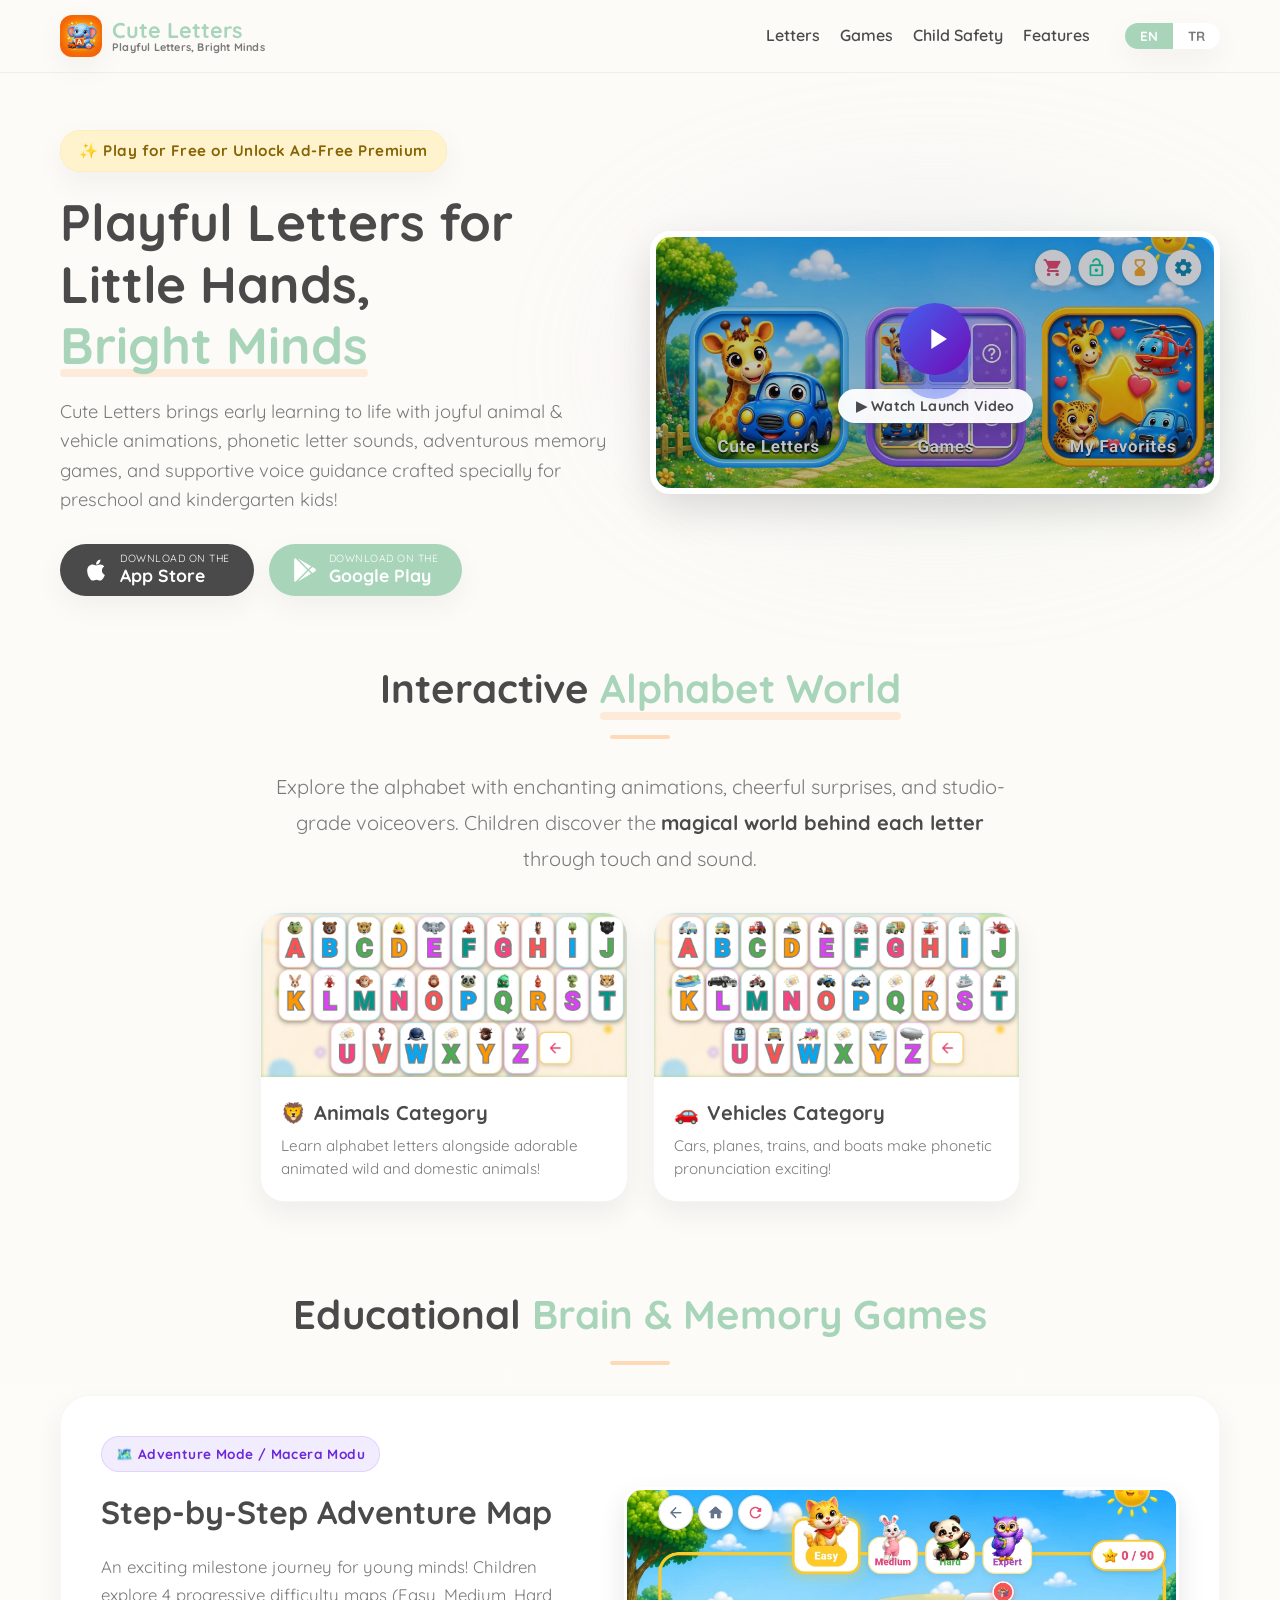
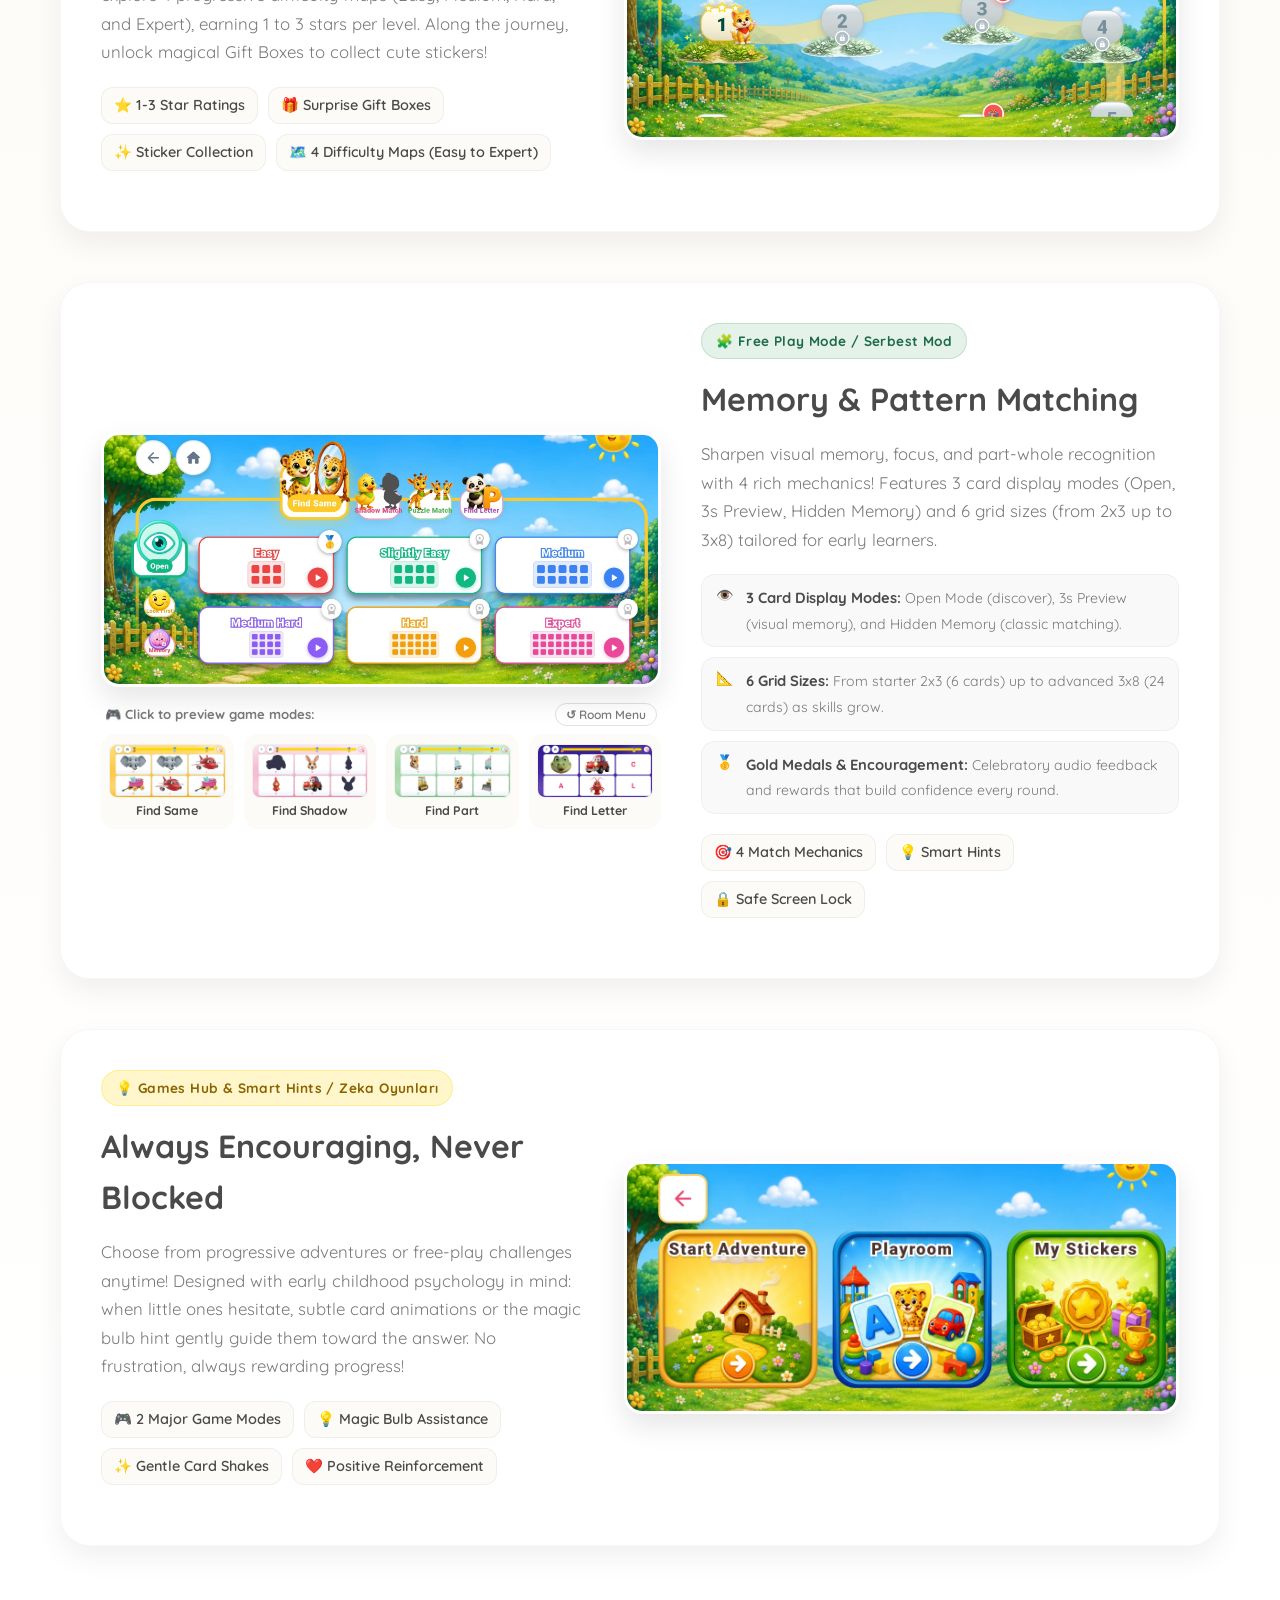
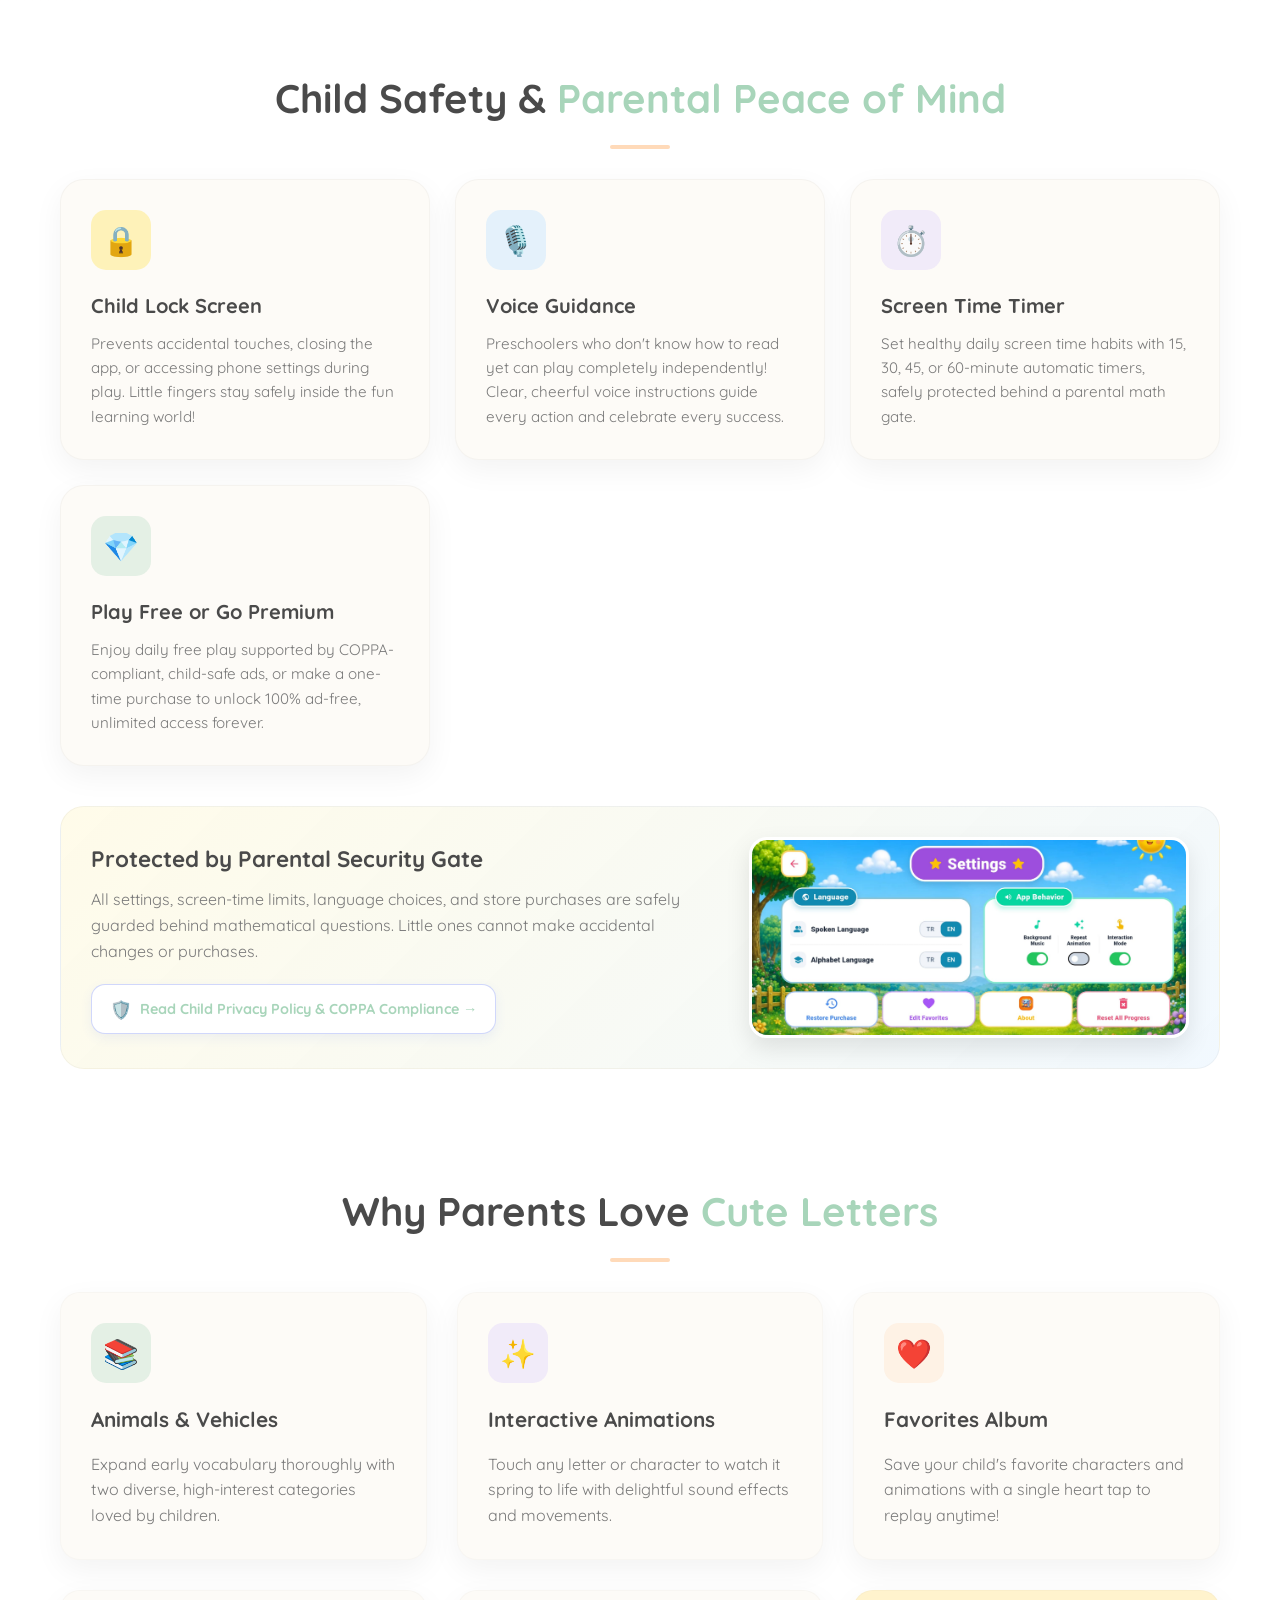
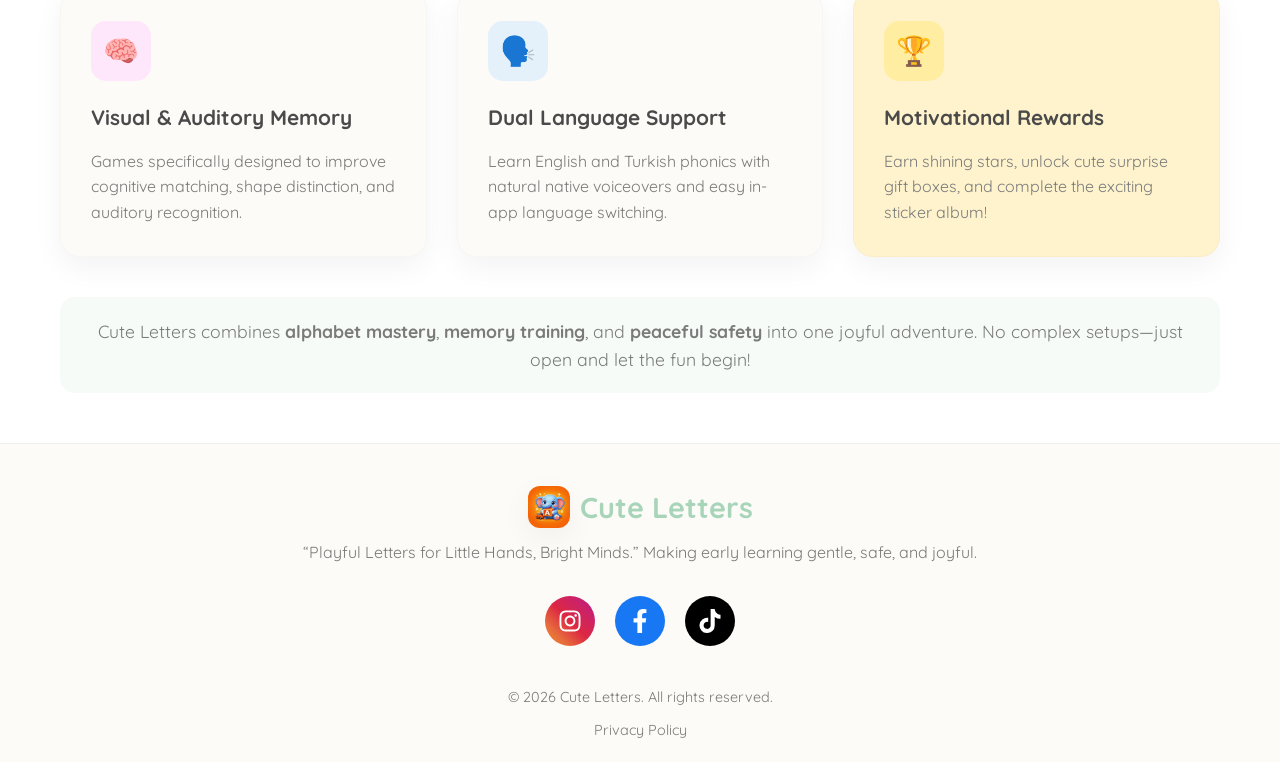
<file: index.html>
<!DOCTYPE html>
<html lang="en">
<head>
    <meta charset="UTF-8">
    <meta name="viewport" content="width=device-width, initial-scale=1.0">
    <title>Cute Letters - Minik Parmaklara Neşeli Harfler, Parlak Zihinler</title>
    
    <!-- Favicon -->
    <link rel="icon" type="image/png" href="assets/ana_icon.png">
    
    <!-- Google Fonts -->
    <link rel="preconnect" href="https://fonts.googleapis.com">
    <link rel="preconnect" href="https://fonts.gstatic.com" crossorigin>
    <link href="https://fonts.googleapis.com/css2?family=Quicksand:wght@400;500;600;700;800&display=swap" rel="stylesheet">
    
    <!-- CSS -->
    <link rel="stylesheet" href="styles.css">
</head>
<body>

    <!-- Splash Screen Preloader -->
    <div id="splash-screen" class="splash-screen">
        <div class="splash-content">
            <div class="splash-placeholder">
                <img src="assets/ana_icon.png" alt="Cute Letters Icon" class="splash-icon-img" onerror="this.style.display='none'; this.nextElementSibling.style.display='block';">
                <svg viewBox="0 0 100 100" class="splash-icon-fallback" style="display:none;"><circle cx="50" cy="50" r="40" fill="#A8D5BA"/><text x="50" y="55" font-family="Quicksand" font-size="20" font-weight="bold" fill="#fff" text-anchor="middle">CL</text></svg>
            </div>
            <h1 class="splash-title">Cute Letters</h1>
            <div class="loader"></div>
        </div>
    </div>

    <!-- Header Navigation -->
    <header class="navbar">
        <div class="container nav-container">
            <div class="logo">
                <img src="assets/ana_icon.png" alt="Icon" class="nav-icon" onerror="this.style.display='none'">
                <div class="logo-text-group">
                    <span class="logo-text">Cute Letters</span>
                    <span class="logo-tagline lang-en">Playful Letters, Bright Minds</span>
                    <span class="logo-tagline lang-tr hide">Neşeli Harfler, Parlak Zihinler</span>
                </div>
            </div>
            
            <div class="hamburger" id="hamburger">
                <span></span>
                <span></span>
                <span></span>
            </div>
            
            <nav class="nav-links" id="nav-links">
                <a href="#letters" class="lang-en">Letters</a>
                <a href="#letters" class="lang-tr hide">Harfler</a>
                <a href="#games" class="lang-en">Games</a>
                <a href="#games" class="lang-tr hide">Oyunlar</a>
                <a href="#safety" class="lang-en">Child Safety</a>
                <a href="#safety" class="lang-tr hide">Güvenlik</a>
                <a href="#features" class="lang-en">Features</a>
                <a href="#features" class="lang-tr hide">Özellikler</a>
                
                <!-- Main Language Switcer -->
                <div class="main-lang-switcher">
                    <button class="main-lang-btn active" data-site-lang="en">EN</button>
                    <button class="main-lang-btn" data-site-lang="tr">TR</button>
                </div>
            </nav>
        </div>
    </header>

    <!-- Hero Section -->
    <section class="hero">
        <div class="container hero-container">
            <div class="hero-content">
                <div class="hero-badge lang-en">✨ Play for Free or Unlock Ad-Free Premium</div>
                <div class="hero-badge lang-tr hide">✨ Günlük Ücretsiz Oyna veya Reklamsız Premium'a Geç</div>
                
                <h1 class="hero-title lang-en">Playful Letters for Little Hands, <span class="highlight">Bright Minds</span></h1>
                <h1 class="hero-title lang-tr hide">Minik Parmaklara Neşeli Harfler, <span class="highlight">Parlak Zihinler</span></h1>
                
                <p class="hero-subtitle lang-en">Cute Letters brings early learning to life with joyful animal & vehicle animations, phonetic letter sounds, adventurous memory games, and supportive voice guidance crafted specially for preschool and kindergarten kids!</p>
                <p class="hero-subtitle lang-tr hide">Cute Letters; sevimli hayvan ve taşıt animasyonları, sesli harf telaffuzları, eğitici hafıza oyunları, akıllı çocuk kilidi ve sesli yönlendirmelerle okul öncesi öğrenmeyi eğlenceli bir maceraya dönüştürür!</p>
                
                <div class="download-buttons">
                    <a href="https://apps.apple.com/tr/app/cute-letters/id6760241786" target="_blank" rel="noopener noreferrer" class="store-btn apple-btn">
                        <svg class="store-icon" viewBox="0 0 384 512" fill="currentColor"><path d="M318.7 268.7c-.2-36.7 16.4-64.4 50-84.8-18.8-26.9-47.2-41.7-84.7-44.6-35.5-2.8-74.3 20.7-88.5 20.7-15 0-49.4-19.7-76.4-19.7C63.3 141.2 4 184.8 4 273.5q0 39.3 14.4 81.2c12.8 36.7 59 126.7 107.2 125.2 25.2-.6 43-17.9 75.8-17.9 31.8 0 48.3 17.9 76.4 17.9 48.6-.7 90.4-82.5 102.6-119.3-65.2-30.7-61.7-90-61.7-91.9zm-56.6-164.2c27.3-32.4 24.8-61.9 24-72.5-24.1 1.4-52 16.4-67.9 34.9-17.5 19.8-27.8 44.3-25.6 71.9 26.1 2 49.9-11.4 69.5-34.3z"/></svg>
                        <div class="store-text">
                            <span class="store-small lang-en">Download on the</span>
                            <span class="store-small lang-tr hide">Hemen İndir</span>
                            <span class="store-large">App Store</span>
                        </div>
                    </a>
                    <a href="https://play.google.com/store/apps/details?id=com.sedat.cuteletters" target="_blank" rel="noopener noreferrer" class="store-btn google-btn">
                        <svg class="store-icon" viewBox="0 0 512 512" fill="currentColor"><path d="M325.3 234.3L104.6 13l280.8 161.2-60.1 60.1zM47 0C34 6.8 25.3 19.2 25.3 35.3v441.3c0 16.1 8.7 28.5 21.7 35.3l256.6-256L47 0zm425.2 225.6l-58.9-34.1-65.7 64.5 65.7 64.5 60.1-34.1c18-14.3 18-46.5-1.2-60.8zM104.6 499l280.8-161.2-60.1-60.1L104.6 499z"/></svg>
                        <div class="store-text">
                            <span class="store-small lang-en">Download on the</span>
                            <span class="store-small lang-tr hide">Hemen İndir</span>
                            <span class="store-large">Google Play</span>
                        </div>
                    </a>
                </div>
            </div>
            <!-- Landscape Mockup with Play Trigger -->
            <div class="hero-image-wrapper">
                <div class="blob-bg"></div>
                <div class="mockup-placeholder landscape hero-mockup-playable" id="hero-video-trigger" role="button" tabindex="0" title="Videoyu İzle / Watch Video">
                    <img src="assets/en/en_main.jpeg" alt="Cute Letters Home" class="lang-en" style="display: block; width: 100%; height: auto; object-fit: contain;">
                    <img src="assets/tr/tr_main_page.jpeg" alt="Cute Letters Ana Sayfa" class="lang-tr hide" style="display: block; width: 100%; height: auto; object-fit: contain;">
                    
                    <div class="hero-play-overlay">
                        <div class="hero-play-pulse"></div>
                        <div class="hero-play-circle">
                            <svg viewBox="0 0 24 24" fill="currentColor"><path d="M8 5v14l11-7z"/></svg>
                        </div>
                        <div class="hero-play-label">
                            <span class="lang-en">▶ Watch Launch Video</span>
                            <span class="lang-tr hide">▶ Tanıtım Videosunu İzle</span>
                        </div>
                    </div>
                </div>
            </div>
        </div>
    </section>

    <!-- Intro Overview -->
    <section id="letters" class="intro-details">
        <div class="container text-center max-w-800">
            <h2 class="section-title lang-en">Interactive <span class="highlight">Alphabet World</span></h2>
            <h2 class="section-title lang-tr hide">İnteraktif <span class="highlight">Harfler Dünyası</span></h2>
            
            <p class="intro-description lang-en">Explore the alphabet with enchanting animations, cheerful surprises, and studio-grade voiceovers. Children discover the <strong>magical world behind each letter</strong> through touch and sound.</p>
            <p class="intro-description lang-tr hide">Büyüleyici animasyonlar, neşeli sürprizler ve profesyonel stüdyo seslendirmeleriyle harfleri keşfedin. Çocuklar sadece ekrana dokunarak <strong>her harfin ardındaki canlı dünyayı</strong> eğlenerek öğrenir.</p>

            <div class="alphabet-showcase">
                <div class="alphabet-card">
                    <img src="assets/en/en_animals.jpeg" alt="Animals Alphabet" class="alphabet-card-img lang-en">
                    <img src="assets/tr/tr_animals.jpeg" alt="Hayvanlar Harfleri" class="alphabet-card-img lang-tr hide">
                    <div class="alphabet-card-info">
                        <div class="alphabet-card-title">🦁 <span class="lang-en">Animals Category</span><span class="lang-tr hide">Hayvanlar Alemi</span></div>
                        <p class="alphabet-card-desc lang-en">Learn alphabet letters alongside adorable animated wild and domestic animals!</p>
                        <p class="alphabet-card-desc lang-tr hide">Harfleri sevimli vahşi ve evcil hayvan animasyonları eşliğinde öğrenin!</p>
                    </div>
                </div>
                <div class="alphabet-card">
                    <img src="assets/en/en_vechiles.jpeg" alt="Vehicles Alphabet" class="alphabet-card-img lang-en">
                    <img src="assets/tr/tr_vehicles.jpeg" alt="Taşıtlar Harfleri" class="alphabet-card-img lang-tr hide">
                    <div class="alphabet-card-info">
                        <div class="alphabet-card-title">🚗 <span class="lang-en">Vehicles Category</span><span class="lang-tr hide">Taşıtlar Dünyası</span></div>
                        <p class="alphabet-card-desc lang-en">Cars, planes, trains, and boats make phonetic pronunciation exciting!</p>
                        <p class="alphabet-card-desc lang-tr hide">Arabalar, uçaklar, trenler ve gemilerle sesli harf telaffuzları çok eğlenceli!</p>
                    </div>
                </div>
            </div>
        </div>
    </section>

    <!-- Games Showcase Section -->
    <section id="games" class="games-section">
        <div class="container">
            <h2 class="section-title lang-en">Educational <span class="highlight">Brain & Memory Games</span></h2>
            <h2 class="section-title lang-tr hide">Eğitici <span class="highlight">Zeka ve Hafıza Oyunları</span></h2>
            
            <div class="games-container">
                <!-- Game 1: Adventure Map -->
                <div class="game-card-wide">
                    <div class="game-info">
                        <span class="game-badge adventure">🗺️ Adventure Mode / Macera Modu</span>
                        <h3 class="game-title lang-en">Step-by-Step Adventure Map</h3>
                        <h3 class="game-title lang-tr hide">Aşamalı Macera Haritası</h3>
                        <p class="game-desc lang-en">An exciting milestone journey for young minds! Children explore 4 progressive difficulty maps (Easy, Medium, Hard, and Expert), earning 1 to 3 stars per level. Along the journey, unlock magical Gift Boxes to collect cute stickers!</p>
                        <p class="game-desc lang-tr hide">Minik kaşifler için seviye seviye ilerleyen heyecan dolu bir yolculuk! 4 farklı haritada (Kolay, Orta, Zor ve Uzman) bölümleri tamamlayarak 1-3 yıldız kazanın. Yol boyunca sürpriz Hediye Kutularını açarak renkli çıkartma koleksiyonunuzu tamamlayın!</p>
                        
                        <div class="pill-group">
                            <span class="pill-tag lang-en">⭐ 1-3 Star Ratings</span>
                            <span class="pill-tag lang-tr hide">⭐ 1-3 Yıldız Derecesi</span>
                            <span class="pill-tag lang-en">🎁 Surprise Gift Boxes</span>
                            <span class="pill-tag lang-tr hide">🎁 Sürpriz Hediye Kutuları</span>
                            <span class="pill-tag lang-en">✨ Sticker Collection</span>
                            <span class="pill-tag lang-tr hide">✨ Çıkartma Albümü</span>
                            <span class="pill-tag lang-en">🗺️ 4 Difficulty Maps (Easy to Expert)</span>
                            <span class="pill-tag lang-tr hide">🗺️ 4 Farklı Zorluk Haritası</span>
                        </div>
                    </div>
                    <div class="game-preview-device">
                        <img src="assets/en/en_adventure.jpeg" alt="Adventure Map" class="game-preview-img lang-en">
                        <img src="assets/tr/tr_adventure.jpeg" alt="Macera Haritası" class="game-preview-img lang-tr hide">
                    </div>
                </div>

                <!-- Game 2: Free Play Matching (Reverse Layout) -->
                <div class="game-card-wide reverse" id="matching-game-showcase">
                    <div class="game-info">
                        <span class="game-badge memory">🧩 Free Play Mode / Serbest Mod</span>
                        <h3 class="game-title lang-en">Memory & Pattern Matching</h3>
                        <h3 class="game-title lang-tr hide">Zeka ve Eşleştirme Oyunları</h3>
                        <p class="game-desc lang-en">Sharpen visual memory, focus, and part-whole recognition with 4 rich mechanics! Features 3 card display modes (Open, 3s Preview, Hidden Memory) and 6 grid sizes (from 2x3 up to 3x8) tailored for early learners.</p>
                        <p class="game-desc lang-tr hide">Görsel hafıza, parça-bütün ilişkisi ve odaklanmayı güçlendiren 4 zengin oyun mekaniği! 3 kart modu (Açık, 3 Saniye Önizleme, Gizli Hafıza) ve 6 kademeli ızgara (2x3'ten 3x8'e) ile çocukların bilişsel gelişimine katkıda bulunur.</p>
                        
                        <div class="game-feature-list">
                            <div class="game-feature-point">
                                <span class="point-icon">👁️</span>
                                <div>
                                    <strong class="lang-en">3 Card Display Modes: </strong>
                                    <strong class="lang-tr hide">3 Farklı Kart Modu: </strong>
                                    <span class="lang-en">Open Mode (discover), 3s Preview (visual memory), and Hidden Memory (classic matching).</span>
                                    <span class="lang-tr hide">Açık Mod (keşfetme), 3sn Önizleme (hızlı kavrama) ve Gizli Mod (tam hafıza testi).</span>
                                </div>
                            </div>
                            <div class="game-feature-point">
                                <span class="point-icon">📐</span>
                                <div>
                                    <strong class="lang-en">6 Grid Sizes: </strong>
                                    <strong class="lang-tr hide">6 Kademeli Izgara: </strong>
                                    <span class="lang-en">From starter 2x3 (6 cards) up to advanced 3x8 (24 cards) as skills grow.</span>
                                    <span class="lang-tr hide">Minikler için 2x3 (6 kart) kolay seviyeden, okul öncesi 3x8 (24 kart) uzman seviyeye.</span>
                                </div>
                            </div>
                            <div class="game-feature-point">
                                <span class="point-icon">🥇</span>
                                <div>
                                    <strong class="lang-en">Gold Medals & Encouragement: </strong>
                                    <strong class="lang-tr hide">Altın Madalya & Teşvik: </strong>
                                    <span class="lang-en">Celebratory audio feedback and rewards that build confidence every round.</span>
                                    <span class="lang-tr hide">Çocukların başarısını ödüllendiren altın madalyalar ve coşkulu sesli tebrikler.</span>
                                </div>
                            </div>
                        </div>

                        <div class="pill-group">
                            <span class="pill-tag lang-en">🎯 4 Match Mechanics</span>
                            <span class="pill-tag lang-tr hide">🎯 4 Farklı Eşleştirme Türü</span>
                            <span class="pill-tag lang-en">💡 Smart Hints</span>
                            <span class="pill-tag lang-tr hide">💡 Sihirli İpucu Desteği</span>
                            <span class="pill-tag lang-en">🔒 Safe Screen Lock</span>
                            <span class="pill-tag lang-tr hide">🔒 Güvenli Ekran Kilidi</span>
                        </div>
                    </div>
                    
                    <div class="game-preview-showcase">
                        <div class="game-preview-device">
                            <img id="match-preview-img-en" src="assets/en/en_playroom.jpeg" alt="Memory Playroom" class="game-preview-img lang-en">
                            <img id="match-preview-img-tr" src="assets/tr/tr_play_room.jpeg" alt="Hafıza ve Eşleştirme Odası" class="game-preview-img lang-tr hide">
                        </div>

                        <!-- 4 Mechanics Visual Selector placed on the media side -->
                        <div class="mechanics-selector-bar">
                            <div class="mechanics-selector-header">
                                <span class="selector-title lang-en">🎮 Click to preview game modes:</span>
                                <span class="selector-title lang-tr hide">🎮 Mekanikleri inceleyin (Tıklayın):</span>
                                <button type="button" class="reset-preview-btn lang-en" id="reset-preview-en">↺ Room Menu</button>
                                <button type="button" class="reset-preview-btn lang-tr hide" id="reset-preview-tr">↺ Menü Ekranı</button>
                            </div>
                            <div class="mechanics-grid">
                                <button type="button" class="mechanic-card-btn" data-img="match-same.jpeg" title="Aynısını Bul">
                                    <img src="assets/match-same.jpeg" alt="Find Same" class="mechanic-thumb">
                                    <span class="mechanic-name lang-en">Find Same</span>
                                    <span class="mechanic-name lang-tr hide">Aynısını Bul</span>
                                </button>
                                <button type="button" class="mechanic-card-btn" data-img="mach_shadow.jpeg" title="Gölgesini Bul">
                                    <img src="assets/mach_shadow.jpeg" alt="Find Shadow" class="mechanic-thumb">
                                    <span class="mechanic-name lang-en">Find Shadow</span>
                                    <span class="mechanic-name lang-tr hide">Gölgesini Bul</span>
                                </button>
                                <button type="button" class="mechanic-card-btn" data-img="match_part.jpeg" title="Parçasını Bul">
                                    <img src="assets/match_part.jpeg" alt="Find Part" class="mechanic-thumb">
                                    <span class="mechanic-name lang-en">Find Part</span>
                                    <span class="mechanic-name lang-tr hide">Parçasını Bul</span>
                                </button>
                                <button type="button" class="mechanic-card-btn" data-img="match_letters.jpeg" title="Harfini Bul">
                                    <img src="assets/match_letters.jpeg" alt="Find Letter" class="mechanic-thumb">
                                    <span class="mechanic-name lang-en">Find Letter</span>
                                    <span class="mechanic-name lang-tr hide">Harfini Bul</span>
                                </button>
                            </div>
                        </div>
                    </div>
                </div>

                <!-- Game 3: Games Hub & Smart Hints -->
                <div class="game-card-wide">
                    <div class="game-info">
                        <span class="game-badge safety">💡 Games Hub & Smart Hints / Zeka Oyunları</span>
                        <h3 class="game-title lang-en">Always Encouraging, Never Blocked</h3>
                        <h3 class="game-title lang-tr hide">Her Seviyede Neşe ve Cesaret Veren Rehberlik</h3>
                        <p class="game-desc lang-en">Choose from progressive adventures or free-play challenges anytime! Designed with early childhood psychology in mind: when little ones hesitate, subtle card animations or the magic bulb hint gently guide them toward the answer. No frustration, always rewarding progress!</p>
                        <p class="game-desc lang-tr hide">Dilediğiniz an macera haritasına çıkın veya serbest modda pratik yapın! Okul öncesi pedagojisine uygun olarak tasarlandı: Çocuklar zorlandığında sihirli ampul veya hafifçe titreyip parlayan kartlar doğru cevabı gösterir. Çocuk asla 0 yıldız almaz; her çabası takdir ve ödülle sonuçlanır!</p>
                        
                        <div class="pill-group">
                            <span class="pill-tag lang-en">🎮 2 Major Game Modes</span>
                            <span class="pill-tag lang-tr hide">🎮 2 Ana Oyun Modu</span>
                            <span class="pill-tag lang-en">💡 Magic Bulb Assistance</span>
                            <span class="pill-tag lang-tr hide">💡 Sihirli Ampul Yardımı</span>
                            <span class="pill-tag lang-en">✨ Gentle Card Shakes</span>
                            <span class="pill-tag lang-tr hide">✨ Şefkatli Titreyen İpuçları</span>
                            <span class="pill-tag lang-en">❤️ Positive Reinforcement</span>
                            <span class="pill-tag lang-tr hide">❤️ Pozitif Motivasyon</span>
                        </div>
                    </div>
                    <div class="game-preview-device">
                        <img src="assets/en/en_games.jpg" alt="Games Selection Menu" class="game-preview-img lang-en">
                        <img src="assets/tr/tr_games.jpg" alt="Zeka Oyunları Seçim Menüsü" class="game-preview-img lang-tr hide">
                    </div>
                </div>
            </div>
        </div>
    </section>

    <!-- Child Safety & Parental Controls Section -->
    <section id="safety" class="safety-section">
        <div class="container">
            <h2 class="section-title lang-en">Child Safety & <span class="highlight">Parental Peace of Mind</span></h2>
            <h2 class="section-title lang-tr hide">Çocuk Güvenliği ve <span class="highlight">Ebeveyn Huzuru</span></h2>
            
            <div class="safety-grid">
                <!-- Safety Card 1: Child Lock -->
                <div class="safety-card">
                    <div class="feature-icon gold">🔒</div>
                    <h3 class="lang-en">Child Lock Screen</h3>
                    <h3 class="lang-tr hide">Akıllı Ekran Kilidi</h3>
                    <p class="lang-en">Prevents accidental touches, closing the app, or accessing phone settings during play. Little fingers stay safely inside the fun learning world!</p>
                    <p class="lang-tr hide">Oyun esnasında küçük parmakların yanlışlıkla oyunu kapatmasını veya cihaz ayarlarına girmesini önler. Çocuğunuz güvenle oyunun içinde kalır.</p>
                </div>

                <!-- Safety Card 2: Voice Guidance -->
                <div class="safety-card">
                    <div class="feature-icon blue">🎙️</div>
                    <h3 class="lang-en">Voice Guidance</h3>
                    <h3 class="lang-tr hide">Sesli Yönlendirmeler</h3>
                    <p class="lang-en">Preschoolers who don't know how to read yet can play completely independently! Clear, cheerful voice instructions guide every action and celebrate every success.</p>
                    <p class="lang-tr hide">Henüz okuma bilmeyen okul öncesi çocuklar için baştan sona sesli yönergeler! Her görev sesle anlatılır ve her başarı coşkulu tebriklerle ödüllendirilir.</p>
                </div>

                <!-- Safety Card 3: Screen Time Limit -->
                <div class="safety-card">
                    <div class="feature-icon lavender">⏱️</div>
                    <h3 class="lang-en">Screen Time Timer</h3>
                    <h3 class="lang-tr hide">Ebeveyn Süre Sınırı</h3>
                    <p class="lang-en">Set healthy daily screen time habits with 15, 30, 45, or 60-minute automatic timers, safely protected behind a parental math gate.</p>
                    <p class="lang-tr hide">Sağlıklı ekran alışkanlıkları için 15, 30, 45 veya 60 dakikalık otomatik uyku sayacı. Ebeveyn güvenlik kapısı ile koruma altındadır.</p>
                </div>

                <!-- Safety Card 4: Fair & Safe Monetization -->
                <div class="safety-card">
                    <div class="feature-icon mint">💎</div>
                    <h3 class="lang-en">Play Free or Go Premium</h3>
                    <h3 class="lang-tr hide">Ücretsiz Oyna veya Premium'a Geç</h3>
                    <p class="lang-en">Enjoy daily free play supported by COPPA-compliant, child-safe ads, or make a one-time purchase to unlock 100% ad-free, unlimited access forever.</p>
                    <p class="lang-tr hide">Çocuklara özel, güvenli reklamlarla günlük haklarınızı kullanarak ücretsiz oynayın; dilerseniz tek seferlik ödemeyle %100 reklamsız sınırsız Premium'a geçin.</p>
                </div>
            </div>

            <!-- Safety Banner with Settings Mockup -->
            <div class="safety-banner">
                <div class="safety-banner-info">
                    <h3 class="lang-en">Protected by Parental Security Gate</h3>
                    <h3 class="lang-tr hide">Ebeveyn Güvenlik Kapısı ile Koruma Altında</h3>
                    <p class="lang-en">All settings, screen-time limits, language choices, and store purchases are safely guarded behind mathematical questions. Little ones cannot make accidental changes or purchases.</p>
                    <p class="lang-tr hide">Tüm ayarlar, süre sınırlayıcılar, dil tercihleri ve mağaza satın alımları matematiksel güvenlik sorusuyla korunur. Çocuklar ebeveynden habersiz ayarlara giremez veya satın alma yapamaz.</p>
                    
                    <div class="safety-policy-link-wrap">
                        <a href="privacy.html" class="safety-policy-btn">
                            <span class="policy-icon">🛡️</span>
                            <span class="lang-en">Read Child Privacy Policy & COPPA Compliance →</span>
                            <span class="lang-tr hide">Çocuk Gizlilik Politikası ve Güvenlik Standartları →</span>
                        </a>
                    </div>
                </div>
                <div class="safety-banner-media">
                    <img src="assets/en/en_setting.jpeg" alt="Parental Settings" class="safety-banner-img lang-en">
                    <img src="assets/tr/tr_settings.jpeg" alt="Ebeveyn Ayarları" class="safety-banner-img lang-tr hide">
                </div>
            </div>
        </div>
    </section>

    <!-- Features Section -->
    <section id="features" class="features-section">
        <div class="container">
            <h2 class="section-title lang-en">Why Parents Love <span class="highlight">Cute Letters</span></h2>
            <h2 class="section-title lang-tr hide">Aileler Neden <span class="highlight">Cute Letters</span>'ı Tercih Ediyor?</h2>
            
            <div class="features-grid">
                <!-- Feature 1 -->
                <div class="feature-card">
                    <div class="feature-icon mint">📚</div>
                    <h3 class="lang-en">Animals & Vehicles</h3>
                    <h3 class="lang-tr hide">Hayvanlar ve Taşıtlar</h3>
                    <p class="lang-en">Expand early vocabulary thoroughly with two diverse, high-interest categories loved by children.</p>
                    <p class="lang-tr hide">Çocukların en çok ilgi duyduğu <strong>Hayvanlar</strong> ve <strong>Araçlar</strong> kategorileri ile zengin kelime dağarcığı.</p>
                </div>
                <!-- Feature 2 -->
                <div class="feature-card">
                    <div class="feature-icon lavender">✨</div>
                    <h3 class="lang-en">Interactive Animations</h3>
                    <h3 class="lang-tr hide">İnteraktif Animasyonlar</h3>
                    <p class="lang-en">Touch any letter or character to watch it spring to life with delightful sound effects and movements.</p>
                    <p class="lang-tr hide">Her harfe ve karaktere dokunulduğunda canlanan, çocuğun merak duygusunu besleyen sevimli animasyonlar.</p>
                </div>
                <!-- Feature 3 -->
                <div class="feature-card">
                    <div class="feature-icon peach">❤️</div>
                    <h3 class="lang-en">Favorites Album</h3>
                    <h3 class="lang-tr hide">Favorilerim Albümü</h3>
                    <p class="lang-en">Save your child's favorite characters and animations with a single heart tap to replay anytime!</p>
                    <p class="lang-tr hide">Çocuğunuzun en sevdiği karakterleri tek dokunuşla (kalp simgesi) kaydedin, dilediğiniz an tekrar izleyin!</p>
                </div>
                <!-- Feature 4 -->
                <div class="feature-card">
                    <div class="feature-icon coral">🧠</div>
                    <h3 class="lang-en">Visual & Auditory Memory</h3>
                    <h3 class="lang-tr hide">Görsel ve İşitsel Hafıza</h3>
                    <p class="lang-en">Games specifically designed to improve cognitive matching, shape distinction, and auditory recognition.</p>
                    <p class="lang-tr hide">Bilişsel eşleştirme, form/gölge ayrımı ve ses farkındalığını güçlendiren pedagojik oyun kurgusu.</p>
                </div>
                <!-- Feature 5 -->
                <div class="feature-card">
                    <div class="feature-icon blue">🗣️</div>
                    <h3 class="lang-en">Dual Language Support</h3>
                    <h3 class="lang-tr hide">İki Dilli Öğrenme (TR & EN)</h3>
                    <p class="lang-en">Learn English and Turkish phonics with natural native voiceovers and easy in-app language switching.</p>
                    <p class="lang-tr hide">Hem Türkçe hem İngilizce doğal stüdyo seslendirmeleriyle erken yaşta çift dilli kulak dolgunluğu.</p>
                </div>
                <!-- Feature 6 -->
                <div class="feature-card premium">
                    <div class="feature-icon gold">🏆</div>
                    <h3 class="lang-en">Motivational Rewards</h3>
                    <h3 class="lang-tr hide">Ödül ve Başarı Sistemi</h3>
                    <p class="lang-en">Earn shining stars, unlock cute surprise gift boxes, and complete the exciting sticker album!</p>
                    <p class="lang-tr hide">Işıldayan yıldızlar, sürpriz hediye kutuları ve tamamlanmayı bekleyen rengarenk çıkartma koleksiyonu!</p>
                </div>
            </div>
            
            <div class="features-footer text-center">
                <p class="lang-en">Cute Letters combines <strong>alphabet mastery</strong>, <strong>memory training</strong>, and <strong>peaceful safety</strong> into one joyful adventure. No complex setups—just open and let the fun begin!</p>
                <p class="lang-tr hide">Cute Letters; <strong>harf öğrenimini</strong>, <strong>hafıza gelişimini</strong> ve <strong>ebeveyn huzurunu</strong> tek bir neşeli dünyada birleştirir. Karmaşık ayarlar yok—hemen açın ve eğlence başlasın!</p>
            </div>
        </div>
    </section>



    <!-- Footer with Socials -->
    <footer class="site-footer">
        <div class="container footer-container">
            <div class="footer-brand">
                <h3><img src="assets/ana_icon.png" alt="" class="nav-icon" onerror="this.style.display='none'"> Cute Letters</h3>
                <p class="lang-en">“Playful Letters for Little Hands, Bright Minds.” Making early learning gentle, safe, and joyful.</p>
                <p class="lang-tr hide">“Minik Parmaklara Neşeli Harfler, Parlak Zihinler.” Okul öncesi öğrenmeyi eğlenceli, güvenli ve ilham verici kılıyoruz.</p>
            </div>
            
            <div class="social-links">
                <a href="https://www.instagram.com/cutelettersapp/" target="_blank" rel="noopener noreferrer" class="social-btn instagram" aria-label="Instagram">
                    <svg viewBox="0 0 448 512" fill="currentColor"><path d="M224.1 141c-63.6 0-114.9 51.3-114.9 114.9s51.3 114.9 114.9 114.9S339 319.5 339 255.9 287.7 141 224.1 141zm0 189.6c-41.1 0-74.7-33.5-74.7-74.7s33.5-74.7 74.7-74.7 74.7 33.5 74.7 74.7-33.6 74.7-74.7 74.7zm146.4-194.3c0 14.9-12 26.8-26.8 26.8-14.9 0-26.8-12-26.8-26.8s12-26.8 26.8-26.8 26.8 12 26.8 26.8zm76.1 27.2c-1.7-35.9-9.9-67.7-36.2-93.9-26.2-26.2-58-34.4-93.9-36.2-37-2.1-147.9-2.1-184.9 0-35.8 1.7-67.6 9.9-93.9 36.1s-34.4 58-36.2 93.9c-2.1 37-2.1 147.9 0 184.9 1.7 35.9 9.9 67.7 36.2 93.9s58 34.4 93.9 36.2c37 2.1 147.9 2.1 184.9 0 35.9-1.7 67.7-9.9 93.9-36.2 26.2-26.2 34.4-58 36.2-93.9 2.1-37 2.1-147.8 0-184.8zM398.8 388c-7.8 19.6-22.9 34.7-42.6 42.6-29.5 11.7-99.5 9-132.1 9s-102.7 2.6-132.1-9c-19.6-7.8-34.7-22.9-42.6-42.6-11.7-29.5-9-99.5-9-132.1s-2.6-102.7 9-132.1c7.8-19.6 22.9-34.7 42.6-42.6 29.5-11.7 99.5-9 132.1-9s102.7-2.6 132.1 9c19.6 7.8 34.7 22.9 42.6 42.6 11.7 29.5 9 99.5 9 132.1s2.7 102.7-9 132.1z"/></svg>
                </a>
                <a href="#" class="social-btn facebook" aria-label="Facebook">
                    <svg viewBox="0 0 320 512" fill="currentColor"><path d="M279.14 288l14.22-92.66h-88.91v-60.13c0-25.35 12.42-50.06 52.24-50.06h40.42V6.26S260.43 0 225.36 0c-73.22 0-121.08 44.38-121.08 124.72v70.62H22.89V288h81.39v224h100.17V288z"/></svg>
                </a>
                <a href="https://www.tiktok.com/@cutelettersapp" target="_blank" rel="noopener noreferrer" class="social-btn tiktok" aria-label="TikTok">
                    <svg viewBox="0 0 448 512" fill="currentColor"><path d="M448,209.91a210.06,210.06,0,0,1-122.77-39.25V349.38A162.55,162.55,0,1,1,185,188.31V278.2a74.62,74.62,0,1,0,52.23,71.18V0l88,0a121.18,121.18,0,0,0,1.86,22.17h0A122.18,122.18,0,0,0,381,102.39a121.43,121.43,0,0,0,67,20.14Z"/></svg>
                </a>
            </div>
            
            <p class="copyright">
                &copy; <span id="year">2026</span> Cute Letters. <span class="lang-en">All rights reserved.</span><span class="lang-tr hide">Tüm hakları saklıdır.</span><br>
                <a href="privacy.html" class="lang-en" style="color: var(--text-secondary); text-decoration: none; font-size: 0.9rem; margin-top: 10px; display: inline-block;">Privacy Policy</a>
                <a href="privacy.html" class="lang-tr hide" style="color: var(--text-secondary); text-decoration: none; font-size: 0.9rem; margin-top: 10px; display: inline-block;">Gizlilik Politikası</a>
            </p>
        </div>
    </footer>

    <!-- Fullscreen Launch Video Modal -->
    <div id="video-modal" class="video-modal" aria-hidden="true">
        <div class="video-modal-backdrop" id="video-modal-backdrop"></div>
        <div class="video-modal-dialog">
            <button type="button" class="video-modal-close" id="video-modal-close" aria-label="Kapat">✕</button>
            <div class="video-modal-player-wrap">
                <video id="launch-video-player" controls preload="metadata" playsinline></video>
            </div>
        </div>
    </div>

    <script src="script.js"></script>
</body>
</html>
</file>
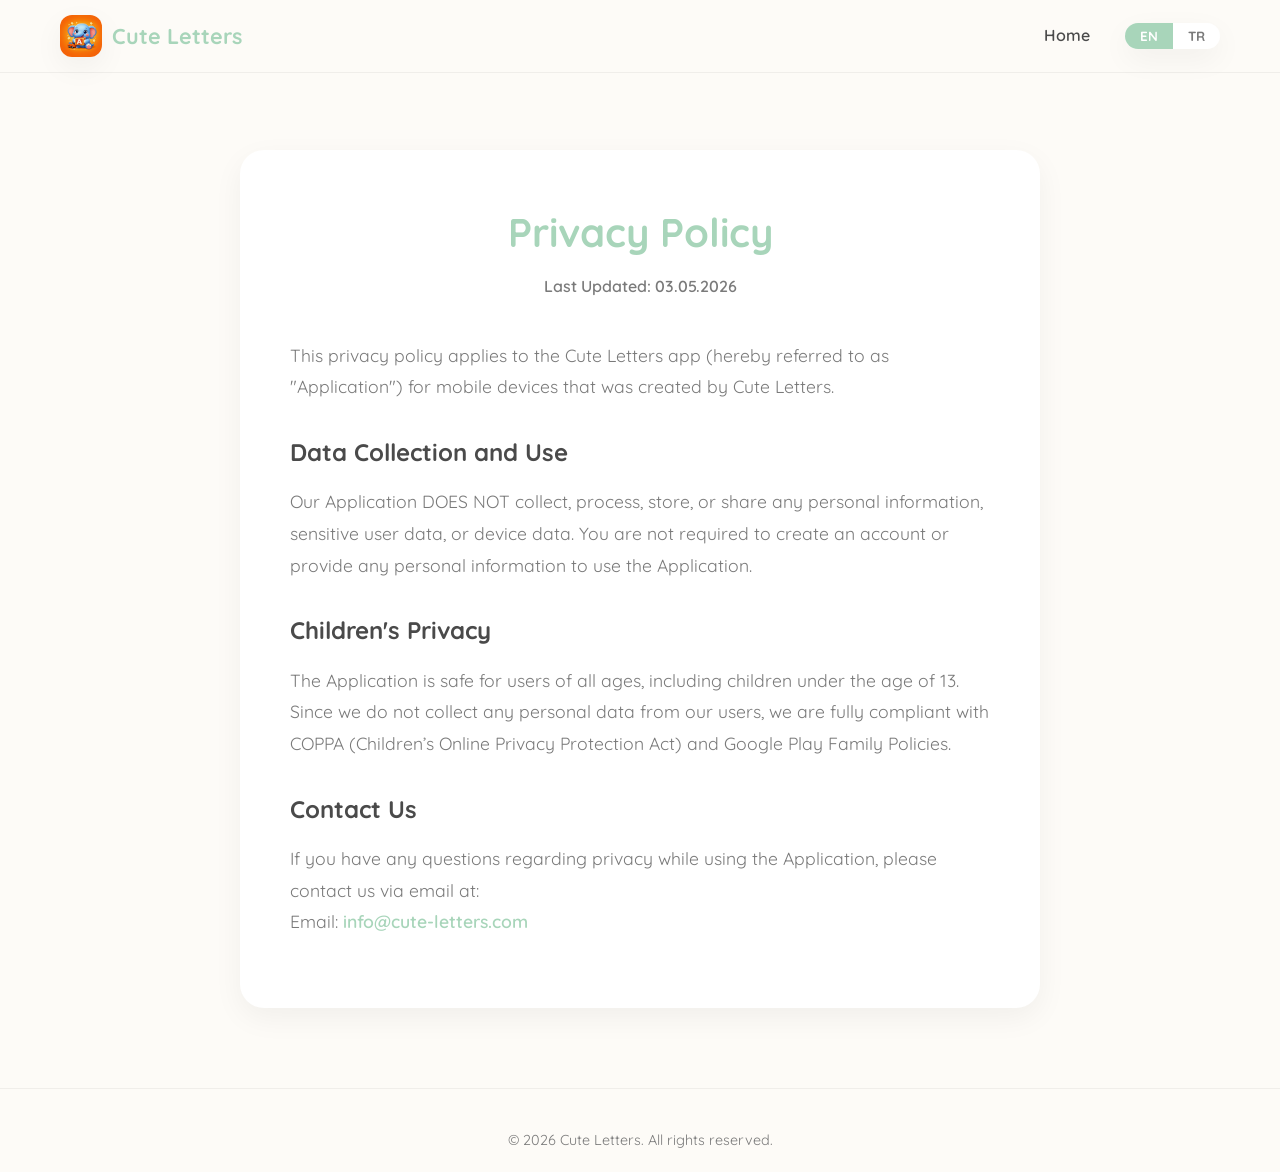
<file: privacy.html>
<!DOCTYPE html>
<html lang="en">
<head>
    <meta charset="UTF-8">
    <meta name="viewport" content="width=device-width, initial-scale=1.0">
    <title>Privacy Policy - Cute Letters</title>
    <link rel="icon" href="assets/ana_icon.png" type="image/png">
    <link href="https://fonts.googleapis.com/css2?family=Quicksand:wght@400;600;700&display=swap" rel="stylesheet">
    <link rel="stylesheet" href="styles.css">
    <style>
        .privacy-section { padding: 150px 0 80px; background-color: var(--bg-color); min-height: 100vh; }
        .privacy-container { max-width: 800px; margin: 0 auto; background: var(--white); padding: 50px; border-radius: 24px; box-shadow: var(--shadow-soft); }
        .privacy-title { font-size: 2.5rem; color: var(--primary-color); margin-bottom: 10px; text-align: center; }
        .privacy-date { text-align: center; color: var(--text-secondary); margin-bottom: 40px; font-weight: 600; }
        .privacy-content h3 { color: var(--text-primary); margin-top: 30px; margin-bottom: 15px; font-size: 1.5rem; }
        .privacy-content p { color: var(--text-secondary); line-height: 1.8; margin-bottom: 20px; font-size: 1.1rem; }
        .privacy-content a { color: var(--primary-color); text-decoration: none; font-weight: 600; }
        .privacy-content a:hover { text-decoration: underline; }
        
        @media (max-width: 768px) {
            .privacy-container { padding: 30px; }
            .privacy-title { font-size: 2rem; }
        }
    </style>
</head>
<body>

    <!-- Header -->
    <header class="navbar">
        <div class="container nav-container">
            <a href="index.html" class="logo" style="text-decoration: none;">
                <img src="assets/ana_icon.png" alt="Icon" class="nav-icon" onerror="this.style.display='none'">
                <span class="logo-text">Cute Letters</span>
            </a>
            
            <div class="hamburger" id="hamburger">
                <span></span>
                <span></span>
                <span></span>
            </div>
            
            <nav class="nav-links" id="nav-links">
                <a href="index.html" class="lang-en">Home</a>
                <a href="index.html" class="lang-tr hide">Ana Sayfa</a>
                
                <!-- Main Language Switcer -->
                <div class="main-lang-switcher">
                    <button class="main-lang-btn active" data-site-lang="en">EN</button>
                    <button class="main-lang-btn" data-site-lang="tr">TR</button>
                </div>
            </nav>
        </div>
    </header>

    <section class="privacy-section">
        <div class="container">
            <div class="privacy-container">
                
                <!-- English Content -->
                <div class="lang-en">
                    <h1 class="privacy-title">Privacy Policy</h1>
                    <div class="privacy-date">Last Updated: 03.05.2026</div>
                    
                    <div class="privacy-content">
                        <p>This privacy policy applies to the Cute Letters app (hereby referred to as "Application") for mobile devices that was created by Cute Letters.</p>

                        <h3>Data Collection and Use</h3>
                        <p>Our Application DOES NOT collect, process, store, or share any personal information, sensitive user data, or device data. You are not required to create an account or provide any personal information to use the Application.</p>

                        <h3>Children's Privacy</h3>
                        <p>The Application is safe for users of all ages, including children under the age of 13. Since we do not collect any personal data from our users, we are fully compliant with COPPA (Children’s Online Privacy Protection Act) and Google Play Family Policies.</p>

                        <h3>Contact Us</h3>
                        <p>If you have any questions regarding privacy while using the Application, please contact us via email at:<br>
                        Email: <a href="mailto:info@cute-letters.com">info@cute-letters.com</a></p>
                    </div>
                </div>

                <!-- Turkish Content -->
                <div class="lang-tr hide">
                    <h1 class="privacy-title">Gizlilik Politikası</h1>
                    <div class="privacy-date">Son Güncellenme Tarihi: 03.05.2026</div>
                    
                    <div class="privacy-content">
                        <p>Bu gizlilik politikası, Cute Letters tarafından geliştirilen Cute Letters adlı mobil uygulamanın bilgi toplama ve kullanım uygulamalarını açıklar.</p>

                        <h3>Veri Toplama ve Kullanımı</h3>
                        <p>Uygulamamız hiçbir şekilde kişisel veya hassas kullanıcı verisi (ad, e-posta, konum, cihaz kimliği vb.) TOPLAMAMAKTADIR, İŞLEMEMEKTEDİR, DEPOLAMAMAKTADIR ve üçüncü taraflarla PAYLAŞMAMAKTADIR. Uygulamayı kullanmak için herhangi bir hesap oluşturmanız veya kişisel bilginizi vermeniz gerekmez.</p>

                        <h3>Çocukların Gizliliği</h3>
                        <p>Bu uygulama, 13 yaşından küçük çocuklar da dahil olmak üzere her yaştan kullanıcı için güvenlidir. Uygulamamız çocuklardan veya diğer tüm kullanıcılardan hiçbir kişisel veri toplamadığı için, COPPA (Çocukların Çevrimiçi Gizliliğini Koruma Yasası) ve Google Play Aile Politikaları gibi uluslararası veri koruma standartlarına tamamen uygundur.</p>

                        <h3>İletişim</h3>
                        <p>Bu Gizlilik Politikası ile ilgili herhangi bir sorunuz varsa, lütfen bizimle iletişime geçin:<br>
                        E-posta: <a href="mailto:info@cute-letters.com">info@cute-letters.com</a></p>
                    </div>
                </div>

            </div>
        </div>
    </section>

    <!-- Footer -->
    <footer class="site-footer">
        <div class="container footer-container">
            <p class="copyright">&copy; <span id="year">2026</span> Cute Letters. <span class="lang-en">All rights reserved.</span><span class="lang-tr hide">Tüm hakları saklıdır.</span></p>
        </div>
    </footer>

    <script src="script.js"></script>
</body>
</html>
</file>
<file: styles.css>
:root {
    --bg-color: #FDFBF7;
    --text-primary: #4A4A4A;
    --text-secondary: #7A7A7A;
    --primary-color: #A8D5BA;
    --secondary-color: #D4C4FB;
    --accent-color: #FFDAB9;
    --premium-color: #FFF3CD;
    --blue-color: #BDE0FE;
    --coral-color: #FFC6FF;
    --gold-color: #FFE66D;
    --white: #FFFFFF;
    
    --shadow-soft: 0 10px 30px rgba(0,0,0,0.05);
    --shadow-card: 0 12px 28px rgba(0,0,0,0.06);
    --shadow-hover: 0 16px 36px rgba(168, 213, 186, 0.35);
    
    --transition: all 0.3s cubic-bezier(0.25, 0.8, 0.25, 1);
}

* {
    margin: 0;
    padding: 0;
    box-sizing: border-box;
    font-family: 'Quicksand', sans-serif;
}

body {
    background-color: var(--bg-color);
    color: var(--text-primary);
    line-height: 1.6;
    overflow-x: hidden;
}

.container {
    max-width: 1200px;
    margin: 0 auto;
    padding: 0 20px;
}

.max-w-800 { max-width: 800px; margin: 0 auto; }
.text-center { text-align: center; }
.hide { display: none !important; }
.highlight { color: var(--primary-color); display: inline-block; position: relative;}
.highlight::after { content: ''; position: absolute; width: 100%; height: 8px; bottom: 0; left: 0; background: var(--accent-color); opacity: 0.5; z-index: -1; border-radius: 4px; }

h1, h2, h3 { color: var(--text-primary); font-weight: 700; }
a { text-decoration: none; color: inherit; }

/* Splash Screen */
.splash-screen {
    position: fixed; top: 0; left: 0; width: 100%; height: 100%;
    background-color: var(--primary-color); z-index: 9999;
    display: flex; justify-content: center; align-items: center;
    transition: opacity 0.8s ease-out, visibility 0.8s;
}

.splash-content { text-align: center; animation: pulse 2s infinite ease-in-out; }
.splash-placeholder {
    width: 120px; height: 120px; background-color: var(--white);
    border-radius: 30px; display: flex; justify-content: center; align-items: center;
    margin: 0 auto 20px; box-shadow: var(--shadow-soft); overflow: hidden;
}
.splash-icon-img { width: 100%; height: 100%; object-fit: cover; }
.splash-icon-fallback { width: 80px; height: 80px; }
.splash-title { color: var(--white); font-size: 2.5rem; margin-bottom: 20px; letter-spacing: 1px; }

.loader {
    width: 40px; height: 40px; border: 4px solid rgba(255, 255, 255, 0.3);
    border-radius: 50%; border-top-color: var(--white);
    animation: spin 1s ease-in-out infinite; margin: 0 auto;
}

@keyframes spin { to { transform: rotate(360deg); } }
@keyframes pulse { 0%, 100% { transform: scale(0.98); } 50% { transform: scale(1.02); } }

/* Navbar */
.navbar { padding: 15px 0; position: fixed; width: 100%; top: 0; z-index: 1000; background-color: rgba(253, 251, 247, 0.95); backdrop-filter: blur(10px); border-bottom: 1px solid rgba(0,0,0,0.05); transition: box-shadow 0.3s; }
.nav-container { display: flex; justify-content: space-between; align-items: center; }
.logo { display: flex; align-items: center; gap: 10px; }
.nav-icon { width: 42px; height: 42px; border-radius: 12px; box-shadow: var(--shadow-soft); }
.logo-text-group { display: flex; flex-direction: column; justify-content: center; }
.logo-text { font-size: 1.35rem; font-weight: 800; color: var(--primary-color); line-height: 1.1; }
.logo-tagline { font-size: 0.68rem; font-weight: 700; color: var(--text-secondary); letter-spacing: 0.2px; line-height: 1.2; }

.nav-links { display: flex; align-items: center; gap: 20px; }
.nav-links a { font-weight: 600; transition: var(--transition); }
.nav-links a:hover { color: var(--primary-color); }

.main-lang-switcher { display: flex; background: var(--white); border-radius: 20px; overflow: hidden; box-shadow: var(--shadow-soft); margin-left: 15px;}
.main-lang-btn { padding: 5px 15px; border: none; background: transparent; cursor: pointer; font-weight: 700; color: var(--text-secondary); transition: var(--transition); }
.main-lang-btn.active { background: var(--primary-color); color: var(--white); }

/* Hamburger Menu */
.hamburger { display: none; flex-direction: column; cursor: pointer; gap: 5px; z-index: 1001; }
.hamburger span { width: 28px; height: 3px; background-color: var(--primary-color); border-radius: 3px; transition: var(--transition); }
.hamburger.active span:nth-child(1) { transform: rotate(45deg) translate(5px, 6px); }
.hamburger.active span:nth-child(2) { opacity: 0; }
.hamburger.active span:nth-child(3) { transform: rotate(-45deg) translate(5px, -6px); }

/* Hero Section */
.hero { padding-top: 130px; padding-bottom: 30px; }
.hero-container { display: flex; align-items: center; justify-content: space-between; gap: 40px; }
.hero-content { flex: 1; max-width: 550px; }
.hero-badge { display: inline-block; padding: 8px 18px; background-color: var(--premium-color); color: #856404; font-weight: 700; border-radius: 20px; font-size: 0.95rem; margin-bottom: 20px; box-shadow: var(--shadow-soft); border: 1px solid #ffeeba; letter-spacing: 0.5px;}
.hero-title { font-size: 3.2rem; line-height: 1.2; margin-bottom: 20px; }
.hero-subtitle { font-size: 1.15rem; color: var(--text-secondary); margin-bottom: 30px; }

/* Store Buttons */
.download-buttons { display: flex; gap: 15px; flex-wrap: wrap; }
.store-btn { display: flex; align-items: center; background-color: var(--text-primary); color: var(--white); padding: 10px 24px; border-radius: 50px; transition: var(--transition); box-shadow: var(--shadow-soft); }
.store-btn.apple-btn { background-color: var(--text-primary); }
.store-btn.google-btn { background-color: var(--primary-color); color: var(--white); }
.store-btn:hover { transform: translateY(-3px); box-shadow: var(--shadow-hover); }
.store-icon { width: 24px; height: 24px; margin-right: 12px; }
.store-text { display: flex; flex-direction: column; align-items: flex-start; }
.store-small { font-size: 0.65rem; text-transform: uppercase; letter-spacing: 0.5px; line-height: 1; }
.store-large { font-size: 1.1rem; font-weight: 700; line-height: 1.2; }

/* Image Wrapper & Mockup */
.hero-image-wrapper { flex: 1; position: relative; display: flex; justify-content: center; align-items: center; }
.blob-bg { position: absolute; width: 100%; height: 100%; background: linear-gradient(135deg, var(--secondary-color), var(--primary-color)); filter: blur(80px); opacity: 0.3; border-radius: 50%; z-index: -1; animation: float 6s ease-in-out infinite; }

.mockup-placeholder {
    background-color: var(--white); border-radius: 30px; border: 10px solid var(--text-primary);
    box-shadow: var(--shadow-soft); display: flex; justify-content: center; align-items: center;
    color: var(--text-secondary); font-weight: 600; position: relative; overflow: hidden;
    animation: float 4s ease-in-out infinite alternate;
}
/* Landscape mockup mode */
.mockup-placeholder.landscape { width: 100%; max-width: 580px; height: auto; border: 6px solid var(--white); border-radius: 20px; box-shadow: 0 16px 40px rgba(0,0,0,0.12); }
/* Portrait mockup mode (fallback) */
.mockup-placeholder:not(.landscape) { width: 280px; height: 560px; border-radius: 40px; }

/* Hero Playable Mockup & Play Button Overlay */
.hero-mockup-playable {
    cursor: pointer;
    user-select: none;
    transition: transform 0.3s ease, box-shadow 0.3s ease;
}
.hero-mockup-playable:hover {
    transform: translateY(-8px) scale(1.02);
    box-shadow: 0 24px 50px rgba(67, 97, 238, 0.22);
}
.hero-play-overlay {
    position: absolute;
    inset: 0;
    display: flex;
    flex-direction: column;
    align-items: center;
    justify-content: center;
    background: rgba(15, 23, 42, 0.25);
    border-radius: inherit;
    transition: all 0.3s ease;
    z-index: 5;
}
.hero-mockup-playable:hover .hero-play-overlay {
    background: rgba(15, 23, 42, 0.38);
}
.hero-play-circle {
    position: relative;
    width: 72px;
    height: 72px;
    border-radius: 50%;
    background: linear-gradient(135deg, #4361EE 0%, #7209B7 100%);
    color: #FFFFFF;
    display: flex;
    align-items: center;
    justify-content: center;
    box-shadow: 0 8px 25px rgba(67, 97, 238, 0.5);
    transition: all 0.3s cubic-bezier(0.175, 0.885, 0.32, 1.275);
    z-index: 2;
}
.hero-play-circle svg {
    width: 34px;
    height: 34px;
    margin-left: 4px; /* visually center play triangle */
}
.hero-mockup-playable:hover .hero-play-circle {
    transform: scale(1.12);
    box-shadow: 0 12px 35px rgba(67, 97, 238, 0.7);
}
.hero-play-pulse {
    position: absolute;
    width: 72px;
    height: 72px;
    border-radius: 50%;
    background: rgba(67, 97, 238, 0.4);
    animation: playPulse 2s infinite ease-out;
    z-index: 1;
}
@keyframes playPulse {
    0% { transform: scale(1); opacity: 0.8; }
    100% { transform: scale(1.7); opacity: 0; }
}
.hero-play-label {
    margin-top: 14px;
    padding: 6px 18px;
    background: rgba(255, 255, 255, 0.95);
    backdrop-filter: blur(8px);
    border-radius: 20px;
    font-size: 0.88rem;
    font-weight: 800;
    color: var(--text-primary);
    box-shadow: 0 6px 18px rgba(0, 0, 0, 0.15);
    transition: all 0.25s ease;
    letter-spacing: 0.3px;
}
.hero-mockup-playable:hover .hero-play-label {
    transform: translateY(2px);
    background: #FFFFFF;
    color: var(--primary-color);
}

@keyframes float { 0% { transform: translateY(0); } 100% { transform: translateY(-15px); } }

/* Section general */
.section-title { text-align: center; font-size: 2.5rem; margin-bottom: 30px; position: relative; }
.section-title::after { content: ''; display: block; width: 60px; height: 4px; background-color: var(--accent-color); margin: 15px auto 0; border-radius: 2px; }

/* Intro details */
.intro-details { padding: 30px 0 20px; }
.intro-description { font-size: 1.25rem; color: var(--text-secondary); line-height: 1.8; }
.intro-description strong { color: var(--text-primary); }

/* Features */
.features-section { padding: 50px 0; background-color: var(--white); }
.features-grid { display: grid; grid-template-columns: repeat(auto-fit, minmax(300px, 1fr)); gap: 30px; margin-bottom: 40px; }
.feature-card { background: var(--bg-color); padding: 30px; border-radius: 20px; box-shadow: var(--shadow-soft); transition: var(--transition); border: 1px solid rgba(0,0,0,0.02); }
.feature-card:hover { transform: translateY(-5px); box-shadow: var(--shadow-hover); }
.feature-card.premium { background: var(--premium-color); }

.feature-icon { width: 60px; height: 60px; border-radius: 15px; display: flex; justify-content: center; align-items: center; font-size: 1.8rem; margin-bottom: 20px; }
.feature-icon.mint { background-color: rgba(168, 213, 186, 0.3); }
.feature-icon.lavender { background-color: rgba(212, 196, 251, 0.3); }
.feature-icon.peach { background-color: rgba(255, 218, 185, 0.3); }
.feature-icon.blue { background-color: rgba(189, 224, 254, 0.4); }
.feature-icon.coral { background-color: rgba(255, 198, 255, 0.4); }
.feature-icon.gold { background-color: rgba(255, 230, 109, 0.45); }

.feature-card h3 { font-size: 1.3rem; margin-bottom: 15px; }
.feature-card p { color: var(--text-secondary); font-size: 1rem; }
.features-footer { font-size: 1.1rem; color: var(--text-secondary); padding: 20px; background: rgba(168, 213, 186, 0.1); border-radius: 15px;}

/* Games Showcase Section */
.games-section { padding: 60px 0; background: linear-gradient(180deg, var(--bg-color) 0%, #FFFFFF 100%); }
.games-container { display: flex; flex-direction: column; gap: 50px; margin-top: 30px; }

.game-card-wide {
    display: flex; align-items: center; justify-content: space-between; gap: 40px;
    background: var(--white); border-radius: 30px; padding: 40px;
    box-shadow: var(--shadow-card); border: 1px solid rgba(0,0,0,0.03);
    transition: var(--transition);
}
.game-card-wide:hover { transform: translateY(-4px); box-shadow: var(--shadow-hover); }
.game-card-wide.reverse { flex-direction: row-reverse; }

.game-info { flex: 1; max-width: 540px; }
.game-badge {
    display: inline-flex; align-items: center; gap: 6px; padding: 6px 14px;
    border-radius: 20px; font-size: 0.85rem; font-weight: 700; margin-bottom: 15px;
    letter-spacing: 0.4px;
}
.game-badge.adventure { background: rgba(212, 196, 251, 0.3); color: #6D28D9; border: 1px solid rgba(212, 196, 251, 0.6); }
.game-badge.memory { background: rgba(168, 213, 186, 0.3); color: #1E6B4B; border: 1px solid rgba(168, 213, 186, 0.6); }
.game-badge.safety { background: rgba(255, 230, 109, 0.35); color: #8A6400; border: 1px solid rgba(255, 230, 109, 0.6); }
.game-badge.voice { background: rgba(189, 224, 254, 0.4); color: #1E40AF; border: 1px solid rgba(189, 224, 254, 0.6); }

.game-title { font-size: 2rem; margin-bottom: 15px; }
.game-desc { color: var(--text-secondary); font-size: 1.05rem; line-height: 1.7; margin-bottom: 20px; }

.pill-group { display: flex; flex-wrap: wrap; gap: 10px; margin-bottom: 20px; }
.pill-tag {
    display: inline-flex; align-items: center; gap: 6px; padding: 6px 12px;
    background: var(--bg-color); border-radius: 12px; font-size: 0.9rem; font-weight: 600;
    color: var(--text-primary); border: 1px solid rgba(0,0,0,0.05);
}

.game-preview {
    flex: 1; display: flex; justify-content: center; align-items: center;
}
.game-preview-device {
    flex: 1.15; display: flex; justify-content: center; align-items: center;
    position: relative; width: 100%;
}
.game-preview-img {
    width: 100%; max-width: 560px; height: auto;
    object-fit: contain; border-radius: 18px; border: 3px solid var(--white);
    box-shadow: 0 12px 28px rgba(0,0,0,0.1); display: block;
    background: #ffffff;
    transition: transform 0.3s ease, box-shadow 0.3s ease;
}
.game-preview-device:hover .game-preview-img {
    transform: translateY(-3px) scale(1.02);
    box-shadow: 0 18px 36px rgba(0,0,0,0.14);
}

/* Game Preview Showcase (Stacked preview + mechanic switcher) */
.game-preview-showcase {
    flex: 1.25; display: flex; flex-direction: column; align-items: center;
    gap: 16px; width: 100%; max-width: 560px;
}
.game-preview-showcase .game-preview-device {
    flex: none; width: 100%;
}

/* Feature List on Game Info */
.game-feature-list {
    display: flex; flex-direction: column; gap: 10px;
    margin: 16px 0 20px;
}
.game-feature-point {
    display: flex; align-items: flex-start; gap: 12px;
    background: rgba(0,0,0,0.025); padding: 10px 14px;
    border-radius: 14px; border: 1px solid rgba(0,0,0,0.04);
}
.point-icon {
    font-size: 1.2rem; line-height: 1.3; flex-shrink: 0;
}
.game-feature-point strong {
    color: var(--text-primary); font-size: 0.92rem;
}
.game-feature-point span {
    color: var(--text-secondary); font-size: 0.88rem; line-height: 1.45;
}

/* Mechanics Selector Bar */
.mechanics-selector-bar {
    width: 100%;
}
.mechanics-selector-header {
    display: flex; justify-content: space-between; align-items: center;
    margin-bottom: 8px; padding: 0 4px;
}
.selector-title {
    font-size: 0.82rem; font-weight: 700; color: var(--text-secondary);
}
.reset-preview-btn {
    background: none; border: 1px solid rgba(0,0,0,0.12);
    border-radius: 12px; padding: 3px 10px; font-size: 0.75rem;
    font-weight: 600; color: var(--text-secondary); cursor: pointer;
    transition: all 0.2s ease; font-family: inherit;
}
.reset-preview-btn:hover {
    background: var(--bg-color); color: var(--text-primary);
    border-color: rgba(0,0,0,0.25);
}

/* Matching Mechanics Grid */
.mechanics-grid {
    display: grid; grid-template-columns: repeat(4, 1fr); gap: 10px;
    width: 100%;
}
.mechanic-card-btn {
    background: var(--bg-color); border: 2px solid transparent;
    border-radius: 14px; padding: 8px 6px; display: flex;
    flex-direction: column; align-items: center; text-align: center;
    gap: 6px; cursor: pointer; transition: all 0.25s ease;
    font-family: inherit; width: 100%;
}
.mechanic-card-btn:hover {
    transform: translateY(-2px);
    background: #FFFFFF;
    border-color: rgba(67, 97, 238, 0.35);
    box-shadow: 0 6px 16px rgba(0,0,0,0.08);
}
.mechanic-card-btn.active {
    background: #FFFFFF;
    border-color: #4361EE;
    box-shadow: 0 6px 20px rgba(67, 97, 238, 0.2);
}
.mechanic-thumb {
    width: 100%; height: auto; object-fit: contain; border-radius: 8px;
    border: 1px solid rgba(0,0,0,0.06); display: block; background: #ffffff;
}
.mechanic-name {
    font-size: 0.78rem; font-weight: 700; color: var(--text-primary);
    line-height: 1.2;
}
.mechanic-card-btn.active .mechanic-name {
    color: #4361EE;
}

/* Alphabet Category Showcase */
.alphabet-showcase {
    display: grid; grid-template-columns: repeat(auto-fit, minmax(320px, 1fr));
    gap: 25px; margin-top: 35px;
}
.alphabet-card {
    background: var(--white); border-radius: 24px; overflow: hidden;
    box-shadow: var(--shadow-card); border: 1px solid rgba(0,0,0,0.04);
    transition: var(--transition);
}
.alphabet-card:hover {
    transform: translateY(-5px); box-shadow: var(--shadow-hover);
}
.alphabet-card-img {
    width: 100%; height: auto; object-fit: contain; display: block;
    background-color: var(--white);
}
.alphabet-card-info {
    padding: 20px; text-align: left;
}
.alphabet-card-title {
    font-size: 1.25rem; font-weight: 800; color: var(--text-primary);
    margin-bottom: 6px; display: flex; align-items: center; gap: 8px;
}
.alphabet-card-desc {
    color: var(--text-secondary); font-size: 0.95rem; line-height: 1.5;
}

/* Safety & Parental Controls */
.safety-section { padding: 60px 0; background-color: var(--white); }
.safety-grid { display: grid; grid-template-columns: repeat(auto-fit, minmax(280px, 1fr)); gap: 25px; margin-top: 30px; }
.safety-card {
    background: var(--bg-color); border-radius: 24px; padding: 30px;
    border: 1px solid rgba(0,0,0,0.03); box-shadow: var(--shadow-soft);
    transition: var(--transition);
}
.safety-card:hover { transform: translateY(-4px); box-shadow: var(--shadow-hover); }
.safety-card h3 { font-size: 1.25rem; margin: 15px 0 10px; display: flex; align-items: center; gap: 8px; }
.safety-card p { color: var(--text-secondary); font-size: 0.95rem; line-height: 1.6; }

/* Safety Banner */
.safety-banner {
    margin-top: 40px;
    background: linear-gradient(135deg, rgba(255, 230, 109, 0.15), rgba(189, 224, 254, 0.2));
    border-radius: 24px; padding: 30px; display: flex; align-items: center;
    gap: 30px; border: 1px solid rgba(0,0,0,0.04);
}
.safety-banner-info { flex: 1; text-align: left; }
.safety-banner-info h3 { font-size: 1.4rem; font-weight: 800; margin-bottom: 10px; color: var(--text-primary); }
.safety-banner-info p { color: var(--text-secondary); font-size: 1rem; line-height: 1.6; }
.safety-banner-media { flex: 1; max-width: 440px; }
.safety-banner-img {
    width: 100%; height: auto; object-fit: contain;
    border-radius: 18px; border: 3px solid var(--white);
    box-shadow: 0 10px 25px rgba(0,0,0,0.1); display: block;
}
.safety-policy-link-wrap {
    margin-top: 20px;
}
.safety-policy-btn {
    display: inline-flex; align-items: center; gap: 8px;
    padding: 10px 18px; background: var(--white);
    color: var(--primary-color); border: 1.5px solid rgba(67, 97, 238, 0.25);
    border-radius: 14px; font-size: 0.9rem; font-weight: 700;
    box-shadow: 0 4px 12px rgba(67, 97, 238, 0.08);
    transition: all 0.25s ease;
}
.safety-policy-btn:hover {
    transform: translateY(-2px); border-color: var(--primary-color);
    box-shadow: 0 6px 18px rgba(67, 97, 238, 0.16); background: #ffffff;
}
.policy-icon { font-size: 1.1rem; }
.video-placeholder { width: 100%; height: 100%; background: linear-gradient(45deg, var(--primary-color), var(--secondary-color)); display: flex; flex-direction: column; justify-content: center; align-items: center; color: var(--white); font-size: 1.5rem; font-weight: 600; }

.play-icon { width: 64px; height: 64px; margin-bottom: 15px; background: rgba(255,255,255,0.3); border-radius: 50%; padding: 15px; cursor: pointer; transition: var(--transition); }
.play-icon:hover { transform: scale(1.1); background: rgba(255,255,255,0.4); }

/* Screenshots */
.screenshots-section { padding: 50px 0; background-color: var(--white); overflow: hidden; }
.gallery-wrapper { position: relative; width: 100%; max-width: 1200px; margin: 0 auto; padding: 0 50px; }
.gallery-grid { display: flex; overflow-x: auto; gap: 20px; padding-bottom: 20px; padding-top: 10px; scroll-snap-type: x mandatory; scroll-behavior: smooth; }
.gallery-grid::-webkit-scrollbar { height: 8px; }
.gallery-grid::-webkit-scrollbar-track { background: var(--bg-color); border-radius: 4px; }
.gallery-grid::-webkit-scrollbar-thumb { background: var(--primary-color); border-radius: 4px; }
.screenshot-image { width: 450px; flex: 0 0 auto; max-width: 80vw; height: auto; border-radius: 20px; display: block; box-shadow: var(--shadow-soft); transition: var(--transition); border: 4px solid var(--white); scroll-snap-align: center;}
/* Horizontal (Landscape) screenshots */
.screenshot-image.landscape { height: auto; object-fit: contain; background-color: transparent;}
.screenshot-image:hover { transform: translateY(-5px) scale(1.02); box-shadow: var(--shadow-hover); border-color: var(--primary-color);}

/* Gallery Navigation Buttons */
.gallery-nav { position: absolute; top: 50%; transform: translateY(-70%); background: var(--white); border: 2px solid var(--primary-color); color: var(--primary-color); width: 40px; height: 40px; border-radius: 50%; font-size: 1.2rem; display: flex; justify-content: center; align-items: center; cursor: pointer; z-index: 10; box-shadow: var(--shadow-soft); transition: var(--transition); }
.gallery-nav:hover { background: var(--primary-color); color: var(--white); }
.prev-btn { left: 0; }
.next-btn { right: 0; }

/* Footer */
.site-footer { background-color: var(--bg-color); padding: 40px 0 20px; border-top: 1px solid rgba(0,0,0,0.05); }
.footer-container { display: flex; flex-direction: column; align-items: center; text-align: center; }
.footer-brand h3 { color: var(--primary-color); font-size: 1.8rem; margin-bottom: 10px; display:flex; align-items:center; gap: 10px; justify-content: center;}
.footer-brand p { color: var(--text-secondary); margin-bottom: 30px; }

.social-links { display: flex; gap: 20px; margin-bottom: 40px; }
.social-btn { width: 50px; height: 50px; border-radius: 50%; display: flex; justify-content: center; align-items: center; color: var(--white); transition: var(--transition); }
.social-btn svg { width: 24px; height: 24px; }
.social-btn.instagram { background: linear-gradient(45deg, #f09433 0%, #e6683c 25%, #dc2743 50%, #cc2366 75%, #bc1888 100%); }
.social-btn.facebook { background-color: #1877F2; }
.social-btn.tiktok { background-color: #000000; }
.social-btn:hover { transform: translateY(-5px); box-shadow: 0 10px 20px rgba(0,0,0,0.1); }
.copyright { color: var(--text-secondary); font-size: 0.9rem; }

/* Responsive */
@media (max-width: 900px) {
    .hamburger { display: flex; }
    .nav-links {
        position: fixed; top: 0; right: -100%; width: 250px; height: 100vh;
        background-color: var(--white); flex-direction: column; align-items: flex-start;
        padding: 80px 30px 30px; box-shadow: -10px 0 30px rgba(0,0,0,0.1); 
        transition: right 0.4s ease; display: flex; z-index: 100; border-left: 1px solid rgba(0,0,0,0.05);
    }
    .nav-links.active { right: 0; }
    .nav-links a { margin-left: 0; margin-bottom: 25px; font-size: 1.2rem; }
    .main-lang-switcher { margin-left: 0; margin-top: 10px; width: 100%; justify-content: center; }
    
    .hero { padding-top: 90px; padding-bottom: 20px; }
    .hero-container { flex-direction: column; text-align: center; padding-top: 0; }
    .hero-image-wrapper { width: 100%; margin-top: 20px; }
    .mockup-placeholder.landscape { width: 100%; max-width: 500px; height: auto; aspect-ratio: 16/9; }
    .download-buttons { justify-content: center; }
    
    .gallery-wrapper { padding: 0 10px; }
    .gallery-nav { display: none; } /* Hide buttons on mobile, swiping is better */
    .screenshot-image { width: 85vw; }

    .game-card-wide, .game-card-wide.reverse {
        flex-direction: column; text-align: center; padding: 25px; gap: 25px;
    }
    .game-info { max-width: 100%; }
    .pill-group { justify-content: center; }
    .game-title { font-size: 1.6rem; }
    .mechanics-grid { grid-template-columns: repeat(2, 1fr); }
    .safety-banner { flex-direction: column; text-align: center; padding: 25px; }
    .safety-banner-info { text-align: center; }
}

/* Fullscreen Launch Video Modal */
.video-modal {
    position: fixed;
    inset: 0;
    z-index: 99999;
    display: flex;
    align-items: center;
    justify-content: center;
    opacity: 0;
    visibility: hidden;
    transition: opacity 0.35s ease, visibility 0.35s ease;
}
.video-modal.active {
    opacity: 1;
    visibility: visible;
}
.video-modal-backdrop {
    position: absolute;
    inset: 0;
    background: rgba(10, 15, 30, 0.88);
    backdrop-filter: blur(14px);
    -webkit-backdrop-filter: blur(14px);
}
.video-modal-dialog {
    position: relative;
    z-index: 10;
    width: 92vw;
    max-width: 1120px;
    display: flex;
    flex-direction: column;
    align-items: center;
    transform: scale(0.92);
    transition: transform 0.35s cubic-bezier(0.175, 0.885, 0.32, 1.275);
}
.video-modal.active .video-modal-dialog {
    transform: scale(1);
}
.video-modal-close {
    position: absolute;
    top: -46px;
    right: 0;
    width: 40px;
    height: 40px;
    border-radius: 50%;
    background: rgba(255, 255, 255, 0.2);
    border: 1px solid rgba(255, 255, 255, 0.3);
    color: #ffffff;
    font-size: 1.2rem;
    font-weight: bold;
    cursor: pointer;
    display: flex;
    align-items: center;
    justify-content: center;
    transition: all 0.25s ease;
}
.video-modal-close:hover {
    background: #FF4757;
    border-color: #FF4757;
    transform: rotate(90deg) scale(1.1);
}
.video-modal-player-wrap {
    width: 100%;
    background: #000000;
    border-radius: 20px;
    overflow: hidden;
    box-shadow: 0 30px 80px rgba(0, 0, 0, 0.7);
    border: 2px solid rgba(255, 255, 255, 0.15);
}
.video-modal-player-wrap video {
    width: 100%;
    height: auto;
    max-height: 80vh;
    display: block;
    aspect-ratio: 21/9;
    object-fit: contain;
    background: #000;
}
@media (max-width: 768px) {
    .video-modal-dialog {
        width: 96vw;
    }
    .video-modal-close {
        top: -42px;
        right: 4px;
        width: 36px;
        height: 36px;
        font-size: 1rem;
    }
    .video-modal-player-wrap video {
        max-height: 70vh;
    }
}
</file>
